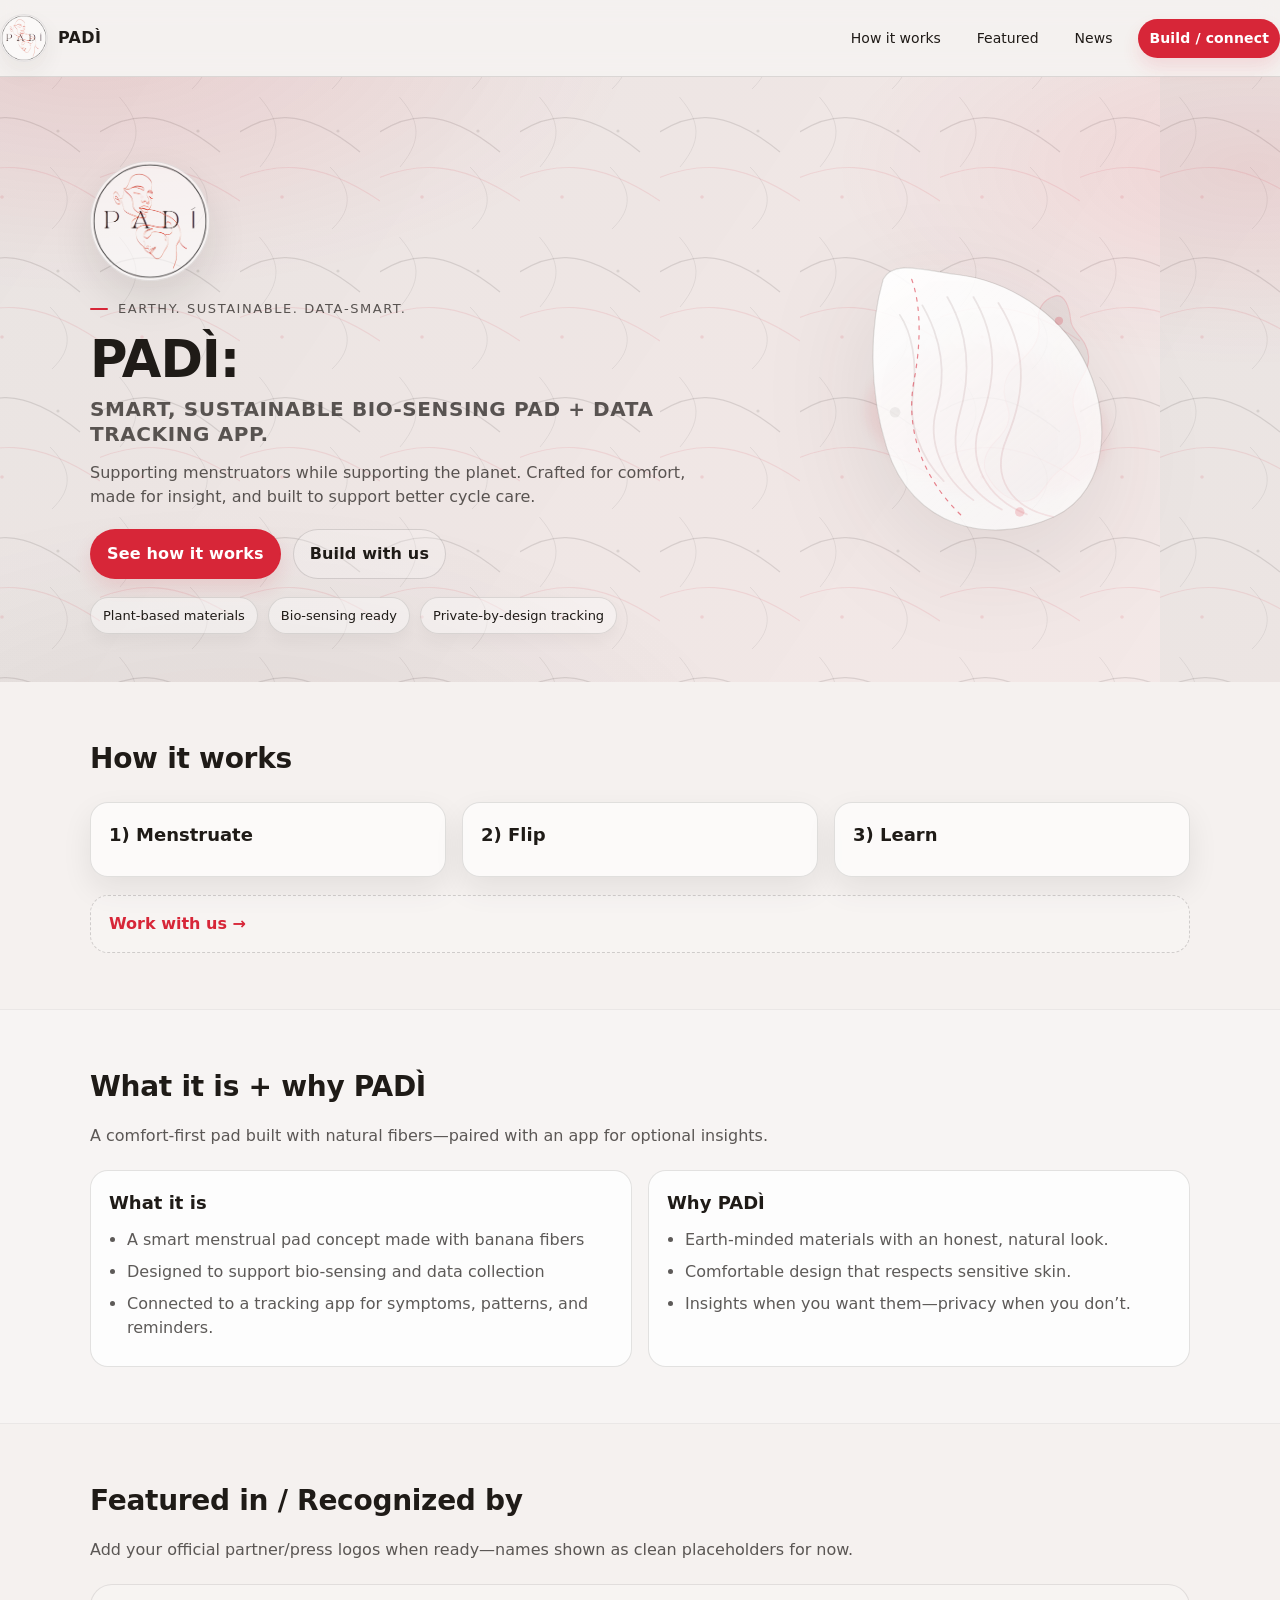
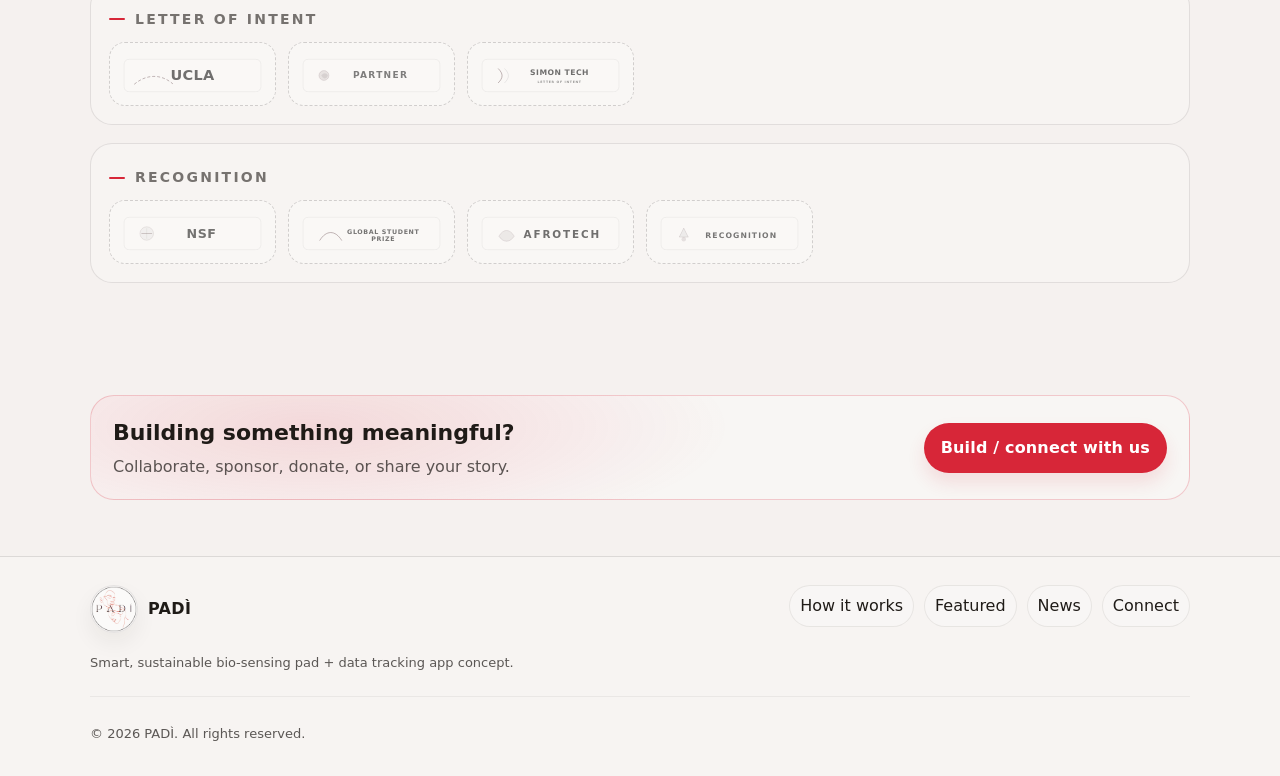
<file: index.html>
<!doctype html>
<html lang="en">
  <head>
    <meta charset="utf-8" />
    <meta name="viewport" content="width=device-width, initial-scale=1" />
    <meta name="theme-color" content="#F5F1EF" />
    <title>PADÌ — Smart, Sustainable Bio‑Sensing Pad</title>
    <meta
      name="description"
      content="PADÌ: smart, sustainable bio‑sensing pad + data tracking app — made with banana fibers from Africa."
    />
    <link rel="icon" href="assets/padi-logo-mark.png" type="image/png" />
    <link rel="stylesheet" href="styles.css" />
  </head>
  <body>
    <a class="skip-link" href="#main">Skip to content</a>

	    <header class="site-header">
	      <nav class="nav" aria-label="Primary">
	        <a class="brand" href="index.html" aria-label="PADÌ home">
	          <img
	            class="brand-logo"
	            src="assets/padi-logo-mark.png"
	            alt="PADÌ"
	            width="40"
	            height="40"
	            decoding="async"
	          />
	          <span class="brand-text">PADÌ</span>
	        </a>
	        <div class="nav-links">
          <a href="#how-it-works">How it works</a>
          <a href="#featured">Featured</a>
          <a href="#news">News</a>
          <a class="btn btn--small" href="connect.html">Build / connect</a>
        </div>
      </nav>
    </header>

    <main id="main">
      <section class="hero">
        <div class="container hero-grid">
	          <div class="hero-copy">
	            <img
	              class="hero-logo reveal"
	              src="assets/padi-logo-mark.png"
	              alt="PADÌ logo"
	              width="120"
	              height="120"
	              decoding="async"
	            />
            <p class="eyebrow reveal">Earthy. Sustainable. Data‑smart.</p>
            <h1 class="hero-title reveal">
              PADÌ:
              <span class="hero-title-sub"
                >SMART, SUSTAINABLE BIO‑SENSING PAD + DATA TRACKING APP.</span
              >
            </h1>
            <p class="hero-lede reveal">
              Supporting menstruators while supporting the planet. Crafted for comfort, made
              for insight, and built to support better cycle care.
            </p>
            <div class="hero-actions reveal">
              <a class="btn" href="#how-it-works">See how it works</a>
              <a class="btn btn--ghost" href="connect.html">Build with us</a>
            </div>
            <div class="hero-badges reveal" aria-label="Highlights">
              <div class="badge">Plant‑based materials</div>
              <div class="badge">Bio‑sensing ready</div>
              <div class="badge">Private‑by‑design tracking</div>
            </div>
          </div>

          <div class="hero-art" aria-hidden="true">
            <img
              class="hero-illustration"
              src="assets/banana-fiber-hero.svg"
              alt=""
              loading="eager"
            />
          </div>
        </div>
      </section>

      <section id="how-it-works" class="section">
        <div class="container">
          <header class="section-head reveal">
            <h2>How it works</h2>
          </header>

          <div class="card-grid">
            <article class="card reveal">
              <h3>1) Menstruate </h3>
              <p>
               
              </p>
            </article>
            <article class="card reveal">
              <h3>2) Flip </h3>
              <p>
               
              </p>
            </article>
            <article class="card reveal">
              <h3>3) Learn </h3>
              <p>
             
              </p>
            </article>
          </div>

          <div class="callout reveal">
            <a class="text-link" href="connect.html">Work with us →</a>
          </div>
        </div>
      </section>

      <section id="what-is" class="section section--alt">
        <div class="container">
          <header class="section-head reveal">
            <h2>What it is + why PADÌ</h2>
            <p class="muted">
              A comfort‑first pad built with natural fibers—paired with an app
              for optional insights.
            </p>
          </header>

	          <div class="two-col">
	            <div class="panel reveal">
	              <h3>What it is</h3>
	              <ul class="list">
                <li>
                  A smart menstrual pad concept made with banana fibers 
                </li>
                <li>
                  Designed to support bio‑sensing and data collection 
                </li>
                <li>
                  Connected to a tracking app for symptoms, patterns, and
                  reminders.
                </li>
              </ul>
            </div>
            <div class="panel reveal">
              <h3>Why PADÌ</h3>
              <ul class="list">
                <li>Earth‑minded materials with an honest, natural look.</li>
                <li>Comfortable design that respects sensitive skin.</li>
                <li>Insights when you want them—privacy when you don’t.</li>
	              </ul>
	            </div>
	          </div>
	        </div>
	      </section>
	
	      <section id="featured" class="section">
	        <div class="container">
	          <header class="section-head reveal">
	            <h2>Featured in / Recognized by</h2>
	            <p class="muted">
	              Add your official partner/press logos when ready—names shown as
	              clean placeholders for now.
	            </p>
	          </header>
	
	          <div class="featured-block reveal">
	            <div class="featured-row">
	              <h3 class="featured-title">Letter of intent</h3>
	              <ul class="logo-list" aria-label="Letter of intent">
	                <li>
	                  <div class="logo-badge">
	                    <img
	                      class="logo-img"
	                      src="assets/featured/ucla.svg"
	                      alt="UCLA"
	                      loading="lazy"
	                      decoding="async"
	                    />
	                    <span class="logo-fallback">UCLA</span>
	                  </div>
	                </li>
	                <li>
	                  <div class="logo-badge">
	                    <img
	                      class="logo-img"
	                      src="assets/featured/partner-1.svg"
	                      alt="Partner"
	                      loading="lazy"
	                      decoding="async"
	                    />
	                    <span class="logo-fallback">Partner</span>
	                  </div>
	                </li>
	                <li>
	                  <div class="logo-badge">
	                    <img
	                      class="logo-img"
	                      src="assets/featured/simon-tech.svg"
	                      alt="Simon Tech (Huskies)"
	                      loading="lazy"
	                      decoding="async"
	                    />
	                    <span class="logo-fallback">Simon Tech</span>
	                  </div>
	                </li>
	              </ul>
	            </div>

	            <div class="featured-row">
	              <h3 class="featured-title">Recognition</h3>
	              <ul class="logo-list" aria-label="Recognition">
	                <li>
	                  <div class="logo-badge">
	                    <img
	                      class="logo-img"
	                      src="assets/featured/nsf.svg"
	                      alt="NSF"
	                      loading="lazy"
	                      decoding="async"
	                    />
	                    <span class="logo-fallback">NSF</span>
	                  </div>
	                </li>
	                <li>
	                  <div class="logo-badge">
	                    <img
	                      class="logo-img"
	                      src="assets/featured/global-student-prize.svg"
	                      alt="Global Student Prize"
	                      loading="lazy"
	                      decoding="async"
	                    />
	                    <span class="logo-fallback">Global Student Prize</span>
	                  </div>
	                </li>
	                <li>
	                  <div class="logo-badge">
	                    <img
	                      class="logo-img"
	                      src="assets/featured/afrotech.svg"
	                      alt="AfroTech"
	                      loading="lazy"
	                      decoding="async"
	                    />
	                    <span class="logo-fallback">AfroTech</span>
	                  </div>
	                </li>
	                <li>
	                  <div class="logo-badge">
	                    <img
	                      class="logo-img"
	                      src="assets/featured/award-1.svg"
	                      alt="Recognition"
	                      loading="lazy"
	                      decoding="async"
	                    />
	                    <span class="logo-fallback">Recognition</span>
	                  </div>
	                </li>
	              </ul>
	            </div>
	          </div>

	        </div>
	      </section>

      <!-- <section id="news" class="section section--alt">
        <div class="container">
          <header class="section-head reveal">
            <h2>Recent news</h2>
            <p class="muted">
              Replace these placeholders with real links to articles.
            </p>
          </header>

          <div class="news-grid">
            <a class="news-card reveal" href="#" aria-disabled="true">
              <div class="news-meta">Coming soon</div>
              <h3>Article title placeholder</h3>
              <p class="muted">A short 1–2 line summary goes here.</p>
              <span class="text-link">Read →</span>
            </a>
            <a class="news-card reveal" href="#" aria-disabled="true">
              <div class="news-meta">Coming soon</div>
              <h3>Article title placeholder</h3>
              <p class="muted">A short 1–2 line summary goes here.</p>
              <span class="text-link">Read →</span>
            </a>
            <a class="news-card reveal" href="#" aria-disabled="true">
              <div class="news-meta">Coming soon</div>
              <h3>Article title placeholder</h3>
              <p class="muted">A short 1–2 line summary goes here.</p>
              <span class="text-link">Read →</span>
            </a>
          </div>
        </div>
      </section> -->

      <section class="section">
        <div class="container">
          <div class="cta reveal">
            <div>
              <h2>Building something meaningful?</h2>
              <p class="muted">
                Collaborate, sponsor, donate, or share your story.
              </p>
            </div>
            <a class="btn" href="connect.html">Build / connect with us</a>
          </div>
        </div>
      </section>
    </main>

	    <footer class="footer">
	      <div class="container footer-grid">
	        <div>
	          <div class="brand brand--footer">
	            <img
	              class="brand-logo"
	              src="assets/padi-logo-mark.png"
	              alt="PADÌ"
	              width="40"
	              height="40"
	              loading="lazy"
	              decoding="async"
	            />
	            <span class="brand-text">PADÌ</span>
	          </div>
	          <p class="muted small">
	            Smart, sustainable bio‑sensing pad + data tracking app concept.
	          </p>
        </div>
        <div class="footer-links">
          <a href="#how-it-works">How it works</a>
          <a href="#featured">Featured</a>
          <a href="#news">News</a>
          <a href="connect.html">Connect</a>
        </div>
      </div>
      <div class="container footer-bottom">
        <p class="muted small">© <span id="year"></span> PADÌ. All rights reserved.</p>
      </div>
    </footer>

    <script src="script.js"></script>
  </body>
</html>
</file>
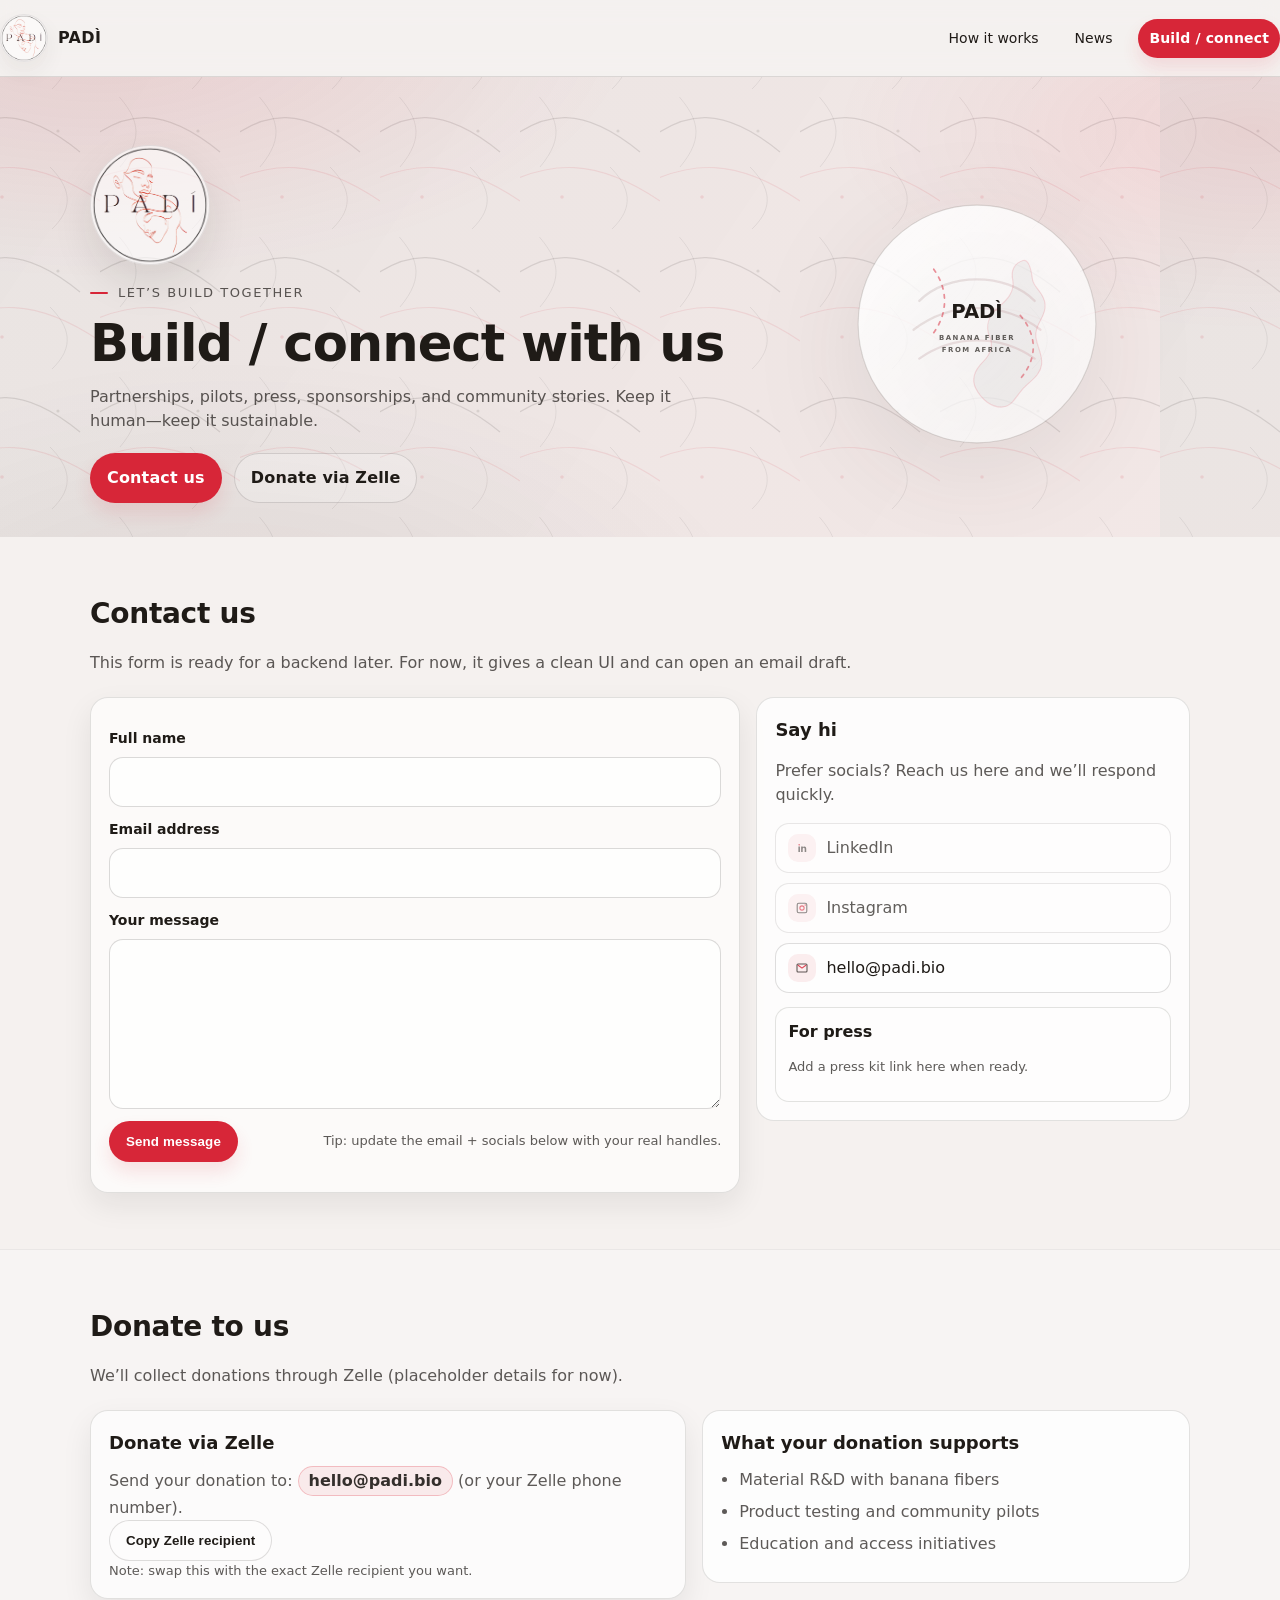
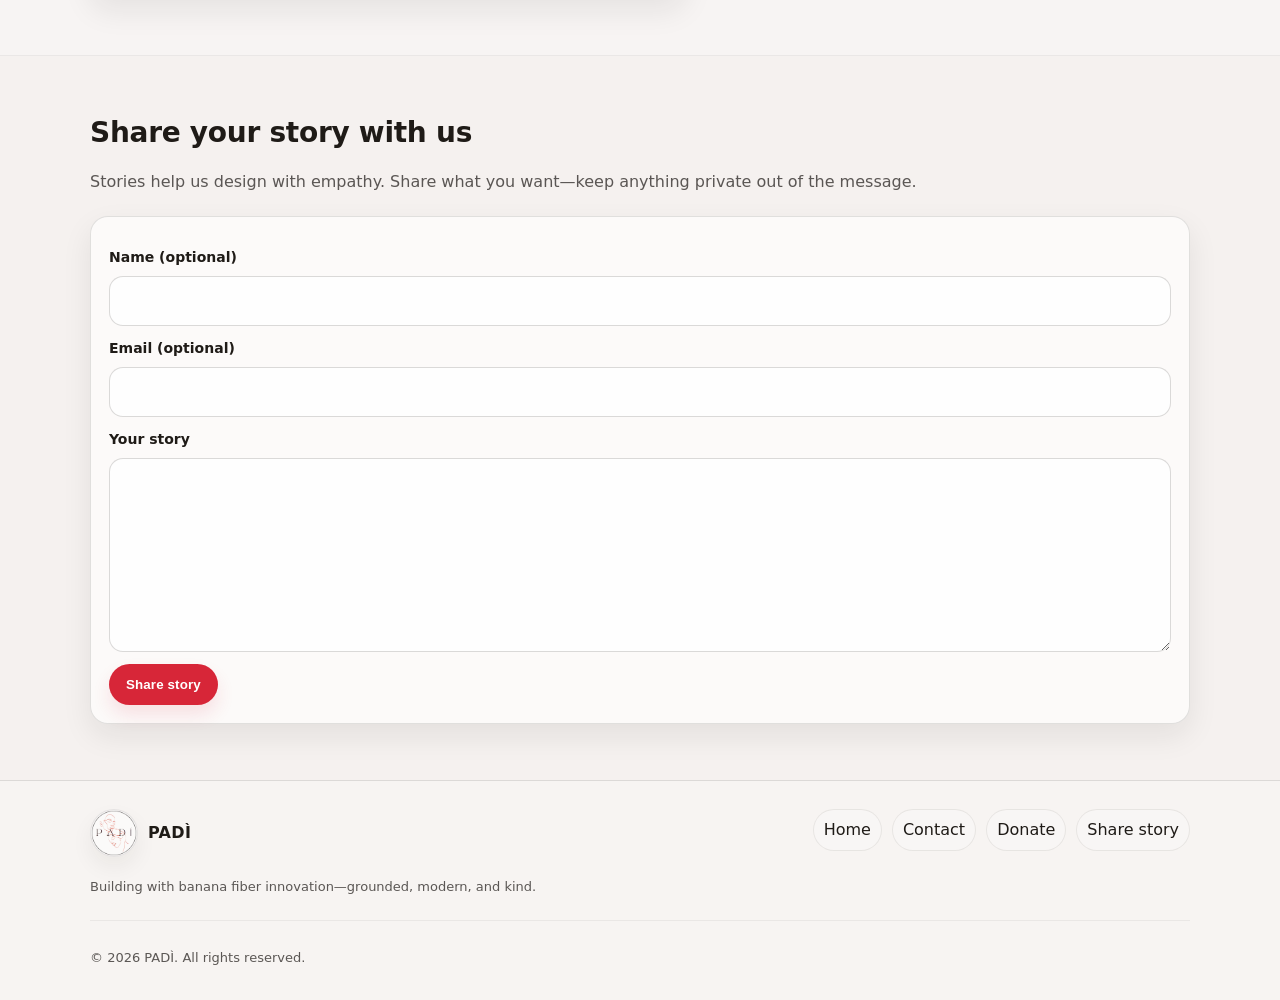
<file: connect.html>
<!doctype html>
<html lang="en">
  <head>
    <meta charset="utf-8" />
    <meta name="viewport" content="width=device-width, initial-scale=1" />
    <meta name="theme-color" content="#F5F1EF" />
    <title>Build / Connect — PADÌ</title>
    <meta
      name="description"
      content="Build with PADÌ. Contact us, donate via Zelle, or share your story."
    />
    <link rel="icon" href="assets/padi-logo-mark.png" type="image/png" />
    <link rel="stylesheet" href="styles.css" />
  </head>
  <body>
    <a class="skip-link" href="#main">Skip to content</a>

    <header class="site-header">
      <nav class="nav" aria-label="Primary">
        <a class="brand" href="index.html" aria-label="PADÌ home">
          <img
            class="brand-logo"
            src="assets/padi-logo-mark.png"
            alt="PADÌ"
            width="40"
            height="40"
            decoding="async"
          />
          <span class="brand-text">PADÌ</span>
        </a>
        <div class="nav-links">
          <a href="index.html#how-it-works">How it works</a>
          <a href="index.html#news">News</a>
          <a class="btn btn--small" href="connect.html" aria-current="page"
            >Build / connect</a
          >
        </div>
      </nav>
    </header>

    <main id="main">
      <section class="hero hero--compact">
        <div class="container hero-grid">
          <div class="hero-copy">
            <img
              class="hero-logo reveal"
              src="assets/padi-logo-mark.png"
              alt="PADÌ logo"
              width="120"
              height="120"
              decoding="async"
            />
            <p class="eyebrow reveal">Let’s build together</p>
            <h1 class="hero-title reveal">Build / connect with us</h1>
            <p class="hero-lede reveal">
              Partnerships, pilots, press, sponsorships, and community stories.
              Keep it human—keep it sustainable.
            </p>
            <div class="hero-actions reveal">
              <a class="btn" href="#contact">Contact us</a>
              <a class="btn btn--ghost" href="#donate">Donate via Zelle</a>
            </div>
          </div>
          <div class="hero-art" aria-hidden="true">
            <img
              class="hero-illustration hero-illustration--small"
              src="assets/banana-fiber-badge.svg"
              alt=""
              loading="eager"
            />
          </div>
        </div>
      </section>

      <section id="contact" class="section">
        <div class="container">
          <header class="section-head reveal">
            <h2>Contact us</h2>
            <p class="muted">
              This form is ready for a backend later. For now, it gives a clean
              UI and can open an email draft.
            </p>
          </header>

          <div class="two-col two-col--form">
            <form class="form card reveal" id="contactForm">
              <div class="field">
                <label for="fullName">Full name</label>
                <input
                  id="fullName"
                  name="fullName"
                  type="text"
                  autocomplete="name"
                  required
                />
              </div>
              <div class="field">
                <label for="email">Email address</label>
                <input
                  id="email"
                  name="email"
                  type="email"
                  autocomplete="email"
                  required
                />
              </div>
              <div class="field">
                <label for="message">Your message</label>
                <textarea id="message" name="message" rows="6" required></textarea>
              </div>
              <div class="form-actions">
                <button class="btn" type="submit">Send message</button>
                <p class="muted small">
                  Tip: update the email + socials below with your real handles.
                </p>
              </div>
              <div class="toast" role="status" aria-live="polite" aria-atomic="true"></div>
            </form>

            <aside class="panel panel--sticky reveal">
              <h3>Say hi</h3>
              <p class="muted">
                Prefer socials? Reach us here and we’ll respond quickly.
              </p>

              <div class="socials" aria-label="Social links">
                <a class="social" href="#" aria-disabled="true">
                  <span class="icon" aria-hidden="true">
                    <img src="assets/icon-linkedin.svg" alt="" />
                  </span>
                  LinkedIn
                </a>
                <a class="social" href="#" aria-disabled="true">
                  <span class="icon" aria-hidden="true">
                    <img src="assets/icon-instagram.svg" alt="" />
                  </span>
                  Instagram
                </a>
                <a class="social" href="mailto:hello@padi.bio">
                  <span class="icon" aria-hidden="true">
                    <img src="assets/icon-email.svg" alt="" />
                  </span>
                  hello@padi.bio
                </a>
              </div>

              <div class="mini-callout">
                <div class="mini-callout-title">For press</div>
                <p class="muted small">
                  Add a press kit link here when ready.
                </p>
              </div>
            </aside>
          </div>
        </div>
      </section>

      <section id="donate" class="section section--alt">
        <div class="container">
          <header class="section-head reveal">
            <h2>Donate to us</h2>
            <p class="muted">
              We’ll collect donations through Zelle (placeholder details for
              now).
            </p>
          </header>

          <div class="donate-grid">
            <div class="card reveal">
              <h3>Donate via Zelle</h3>
              <p class="muted">
                Send your donation to:
                <span class="pill">hello@padi.bio</span> (or your Zelle phone
                number).
              </p>
              <button class="btn btn--ghost" type="button" data-copy="hello@padi.bio">
                Copy Zelle recipient
              </button>
              <p class="muted small">
                Note: swap this with the exact Zelle recipient you want.
              </p>
            </div>

            <div class="panel reveal">
              <h3>What your donation supports</h3>
              <ul class="list">
                <li>Material R&amp;D with banana fibers</li>
                <li>Product testing and community pilots</li>
                <li>Education and access initiatives</li>
              </ul>
            </div>
          </div>
        </div>
      </section>

      <section id="story" class="section">
        <div class="container">
          <header class="section-head reveal">
            <h2>Share your story with us</h2>
            <p class="muted">
              Stories help us design with empathy. Share what you want—keep
              anything private out of the message.
            </p>
          </header>

          <form class="form card reveal" id="storyForm">
            <div class="field">
              <label for="storyName">Name (optional)</label>
              <input id="storyName" name="storyName" type="text" autocomplete="name" />
            </div>
            <div class="field">
              <label for="storyEmail">Email (optional)</label>
              <input
                id="storyEmail"
                name="storyEmail"
                type="email"
                autocomplete="email"
              />
            </div>
            <div class="field">
              <label for="storyText">Your story</label>
              <textarea id="storyText" name="storyText" rows="7" required></textarea>
            </div>
            <div class="form-actions">
              <button class="btn" type="submit">Share story</button>
              <div class="toast" role="status" aria-live="polite" aria-atomic="true"></div>
            </div>
          </form>
        </div>
      </section>
    </main>

    <footer class="footer">
      <div class="container footer-grid">
        <div>
          <div class="brand brand--footer">
            <img
              class="brand-logo"
              src="assets/padi-logo-mark.png"
              alt="PADÌ"
              width="40"
              height="40"
              loading="lazy"
              decoding="async"
            />
            <span class="brand-text">PADÌ</span>
          </div>
          <p class="muted small">
            Building with banana fiber innovation—grounded, modern, and kind.
          </p>
        </div>
        <div class="footer-links">
          <a href="index.html">Home</a>
          <a href="#contact">Contact</a>
          <a href="#donate">Donate</a>
          <a href="#story">Share story</a>
        </div>
      </div>
      <div class="container footer-bottom">
        <p class="muted small">© <span id="year"></span> PADÌ. All rights reserved.</p>
      </div>
    </footer>

    <script src="script.js"></script>
  </body>
</html>
</file>
<file: styles.css>
:root {
  --bg: #f5f1ef;
  --accent: #d72638;
  --ink: #1f1b17;
  --muted: rgba(31, 27, 23, 0.72);
  --panel: rgba(255, 255, 255, 0.64);
  --panel-strong: rgba(255, 255, 255, 0.78);
  --stroke: rgba(31, 27, 23, 0.12);
  --shadow: 0 12px 30px rgba(31, 27, 23, 0.08);
  --radius: 18px;
  --radius-sm: 12px;
  --max: 1100px;
  --focus: 0 0 0 4px rgba(215, 38, 56, 0.18);

  --ease: cubic-bezier(0.2, 0.8, 0.2, 1);
}

*,
*::before,
*::after {
  box-sizing: border-box;
}

html,
body {
  height: 100%;
}

body {
  margin: 0;
  background: var(--bg);
  color: var(--ink);
  font-family: ui-sans-serif, system-ui, -apple-system, Segoe UI, Roboto, Helvetica,
    Arial, "Apple Color Emoji", "Segoe UI Emoji";
  line-height: 1.5;
  text-rendering: optimizeLegibility;
}

img {
  max-width: 100%;
  display: block;
}

a {
  color: inherit;
  text-decoration: none;
}

a[aria-disabled="true"] {
  pointer-events: none;
  opacity: 0.7;
}

a:focus-visible,
button:focus-visible,
input:focus-visible,
textarea:focus-visible {
  outline: none;
  box-shadow: var(--focus);
  border-color: rgba(215, 38, 56, 0.45);
}

.skip-link {
  position: absolute;
  left: -999px;
  top: 16px;
  padding: 10px 12px;
  border-radius: 999px;
  background: #fff;
  border: 1px solid var(--stroke);
  z-index: 9999;
}

.skip-link:focus {
  left: 16px;
}

.container {
  width: min(var(--max), calc(100% - 40px));
  margin: 0 auto;
}

.site-header {
  position: sticky;
  top: 0;
  z-index: 50;
  backdrop-filter: blur(14px);
  -webkit-backdrop-filter: blur(14px);
  background: color-mix(in oklab, var(--bg) 82%, transparent);
  border-bottom: 1px solid var(--stroke);
}

.nav {
  display: flex;
  align-items: center;
  justify-content: space-between;
  padding: 14px 0;
}

.brand {
  display: inline-flex;
  align-items: center;
  gap: 10px;
  font-weight: 760;
  letter-spacing: 0.02em;
}

.brand-logo {
  width: 48px;
  height: 48px;
  border-radius: 999px;
  object-fit: contain;
  background: rgba(255, 255, 255, 0.55);
  border: 1px solid rgba(31, 27, 23, 0.10);
  box-shadow: 0 10px 22px rgba(31, 27, 23, 0.06);
}

.hero-logo {
  width: 120px;
  height: 120px;
  border-radius: 999px;
  object-fit: contain;
  background: rgba(255, 255, 255, 0.60);
  border: 1px solid rgba(31, 27, 23, 0.10);
  box-shadow: 0 18px 40px rgba(31, 27, 23, 0.10);
  margin-bottom: 12px;
}

.brand-mark {
  width: 12px;
  height: 12px;
  border-radius: 6px;
  background: var(--accent);
  box-shadow: 0 0 0 6px rgba(215, 38, 56, 0.12);
}

.brand--footer .brand-mark {
  box-shadow: 0 0 0 6px rgba(215, 38, 56, 0.10);
}

.nav-links {
  display: flex;
  align-items: center;
  gap: 16px;
  font-size: 14px;
}

.nav-links a {
  padding: 8px 10px;
  border-radius: 999px;
  transition: background 160ms var(--ease), transform 160ms var(--ease);
}

.nav-links a:hover {
  background: rgba(31, 27, 23, 0.06);
}

.nav-links a:active {
  transform: translateY(1px);
}

.btn {
  display: inline-flex;
  align-items: center;
  justify-content: center;
  gap: 10px;
  padding: 12px 16px;
  border-radius: 999px;
  border: 1px solid rgba(215, 38, 56, 0.35);
  background: var(--accent);
  color: white;
  font-weight: 650;
  letter-spacing: 0.01em;
  cursor: pointer;
  transition: transform 160ms var(--ease), filter 160ms var(--ease),
    background 160ms var(--ease), border-color 160ms var(--ease);
  box-shadow: 0 10px 18px rgba(215, 38, 56, 0.12);
}

.btn:hover {
  filter: brightness(1.03);
}

.btn:active {
  transform: translateY(1px);
}

.btn--ghost {
  background: rgba(255, 255, 255, 0.22);
  color: var(--ink);
  border-color: rgba(31, 27, 23, 0.14);
  box-shadow: none;
}

.btn--ghost:hover {
  background: rgba(255, 255, 255, 0.36);
}

.btn--small {
  padding: 10px 14px;
  font-size: 14px;
}

.hero {
  position: relative;
  overflow: clip;
  padding: 72px 0 36px;
}

.hero--compact {
  padding: 56px 0 22px;
}

.hero::before {
  content: "";
  position: absolute;
  inset: -120px -40px -120px -40px;
  background:
    radial-gradient(900px 420px at 10% 10%, rgba(215, 38, 56, 0.12), transparent 60%),
    radial-gradient(760px 360px at 95% 25%, rgba(215, 38, 56, 0.10), transparent 55%),
    radial-gradient(900px 500px at 20% 100%, rgba(31, 27, 23, 0.08), transparent 60%),
    url("assets/fiber-pattern.svg");
  opacity: 1;
  transform: translate3d(0, 0, 0);
  animation: drift 14s var(--ease) infinite alternate;
  pointer-events: none;
}

@keyframes drift {
  from {
    transform: translate3d(-8px, 0px, 0);
  }
  to {
    transform: translate3d(10px, -8px, 0);
  }
}

.hero-grid {
  position: relative;
  display: grid;
  grid-template-columns: 1.2fr 0.8fr;
  gap: 36px;
  align-items: center;
}

.hero-copy {
  padding: 12px 0;
}

.eyebrow {
  display: inline-flex;
  align-items: center;
  gap: 10px;
  font-size: 13px;
  letter-spacing: 0.12em;
  text-transform: uppercase;
  color: var(--muted);
  margin: 0 0 14px;
}

.eyebrow::before {
  content: "";
  width: 18px;
  height: 2px;
  background: var(--accent);
  border-radius: 999px;
}

.hero-title {
  margin: 0 0 14px;
  font-size: clamp(34px, 4vw, 54px);
  line-height: 1.05;
  letter-spacing: -0.02em;
}

.hero-title-sub {
  display: block;
  margin-top: 10px;
  font-size: clamp(16px, 1.6vw, 20px);
  line-height: 1.25;
  color: var(--muted);
  letter-spacing: 0.03em;
  text-transform: uppercase;
  font-weight: 740;
}

.hero-lede {
  margin: 0 0 20px;
  max-width: 60ch;
  color: var(--muted);
  font-size: 16px;
}

.hero-actions {
  display: flex;
  flex-wrap: wrap;
  gap: 12px;
  margin-top: 10px;
}

.hero-badges {
  display: flex;
  flex-wrap: wrap;
  gap: 10px;
  margin-top: 18px;
}

.badge {
  font-size: 13px;
  padding: 8px 12px;
  border-radius: 999px;
  background: rgba(255, 255, 255, 0.40);
  border: 1px solid var(--stroke);
  box-shadow: 0 8px 16px rgba(31, 27, 23, 0.04);
}

.hero-art {
  display: grid;
  place-items: center;
}

.hero-illustration {
  width: min(380px, 100%);
  filter: drop-shadow(0 30px 55px rgba(31, 27, 23, 0.12));
  transform-origin: center;
  animation: float 4.8s var(--ease) infinite alternate;
}

.hero-illustration--small {
  width: min(300px, 100%);
}

@keyframes float {
  from {
    transform: translateY(-2px);
  }
  to {
    transform: translateY(12px);
  }
}

.section {
  padding: 56px 0;
}

.section--alt {
  background: rgba(255, 255, 255, 0.22);
  border-top: 1px solid rgba(31, 27, 23, 0.06);
  border-bottom: 1px solid rgba(31, 27, 23, 0.06);
}

.section-head {
  margin-bottom: 22px;
}

.section-head h2 {
  margin: 0 0 8px;
  font-size: 28px;
  letter-spacing: -0.01em;
}

.muted {
  color: var(--muted);
}

.small {
  font-size: 13px;
}

.card-grid {
  display: grid;
  grid-template-columns: repeat(3, 1fr);
  gap: 16px;
}

.card {
  position: relative;
  padding: 18px;
  background: var(--panel);
  border: 1px solid var(--stroke);
  border-radius: var(--radius);
  box-shadow: var(--shadow);
}

.card h3 {
  margin: 0 0 10px;
  font-size: 18px;
}

.card p {
  margin: 0;
  color: var(--muted);
}

.callout {
  margin-top: 18px;
  padding: 16px 18px;
  border-radius: var(--radius);
  border: 1px dashed rgba(31, 27, 23, 0.18);
  background: rgba(255, 255, 255, 0.22);
  display: flex;
  justify-content: space-between;
  align-items: center;
  gap: 12px;
}

.text-link {
  color: var(--accent);
  font-weight: 650;
}

.two-col {
  display: grid;
  grid-template-columns: repeat(2, 1fr);
  gap: 16px;
}

.two-col--form {
  grid-template-columns: 1.2fr 0.8fr;
  align-items: start;
}

.panel {
  padding: 18px;
  background: var(--panel-strong);
  border: 1px solid var(--stroke);
  border-radius: var(--radius);
}

.panel--sticky {
  position: sticky;
  top: 84px;
}

.panel h3 {
  margin: 0 0 10px;
  font-size: 18px;
}

.list {
  margin: 12px 0 0;
  padding-left: 18px;
  color: var(--muted);
}

.list li {
  margin: 8px 0;
}

.stats {
  margin-top: 18px;
  display: grid;
  grid-template-columns: repeat(3, 1fr);
  gap: 14px;
}

.stat {
  padding: 14px 16px;
  border-radius: var(--radius);
  border: 1px solid var(--stroke);
  background: rgba(255, 255, 255, 0.35);
}

.stat-number {
  font-weight: 800;
  letter-spacing: 0.02em;
}

.stat-label {
  color: var(--muted);
  font-size: 13px;
  margin-top: 4px;
}

.logo-grid {
  display: grid;
  grid-template-columns: repeat(6, 1fr);
  gap: 12px;
}

.logo-tile {
  height: 64px;
  border-radius: 16px;
  border: 1px dashed rgba(31, 27, 23, 0.18);
  display: grid;
  place-items: center;
  color: rgba(31, 27, 23, 0.55);
  background: rgba(255, 255, 255, 0.25);
}

.featured-block {
  display: grid;
  gap: 18px;
}

.featured-row {
  padding: 18px;
  border-radius: calc(var(--radius) + 4px);
  border: 1px solid rgba(31, 27, 23, 0.10);
  background: rgba(255, 255, 255, 0.22);
}

.featured-title {
  margin: 0 0 12px;
  font-size: 14px;
  letter-spacing: 0.16em;
  text-transform: uppercase;
  color: rgba(31, 27, 23, 0.60);
  display: inline-flex;
  align-items: center;
  gap: 10px;
}

.featured-title::before {
  content: "";
  width: 16px;
  height: 2px;
  border-radius: 999px;
  background: var(--accent);
}

.logo-list {
  list-style: none;
  padding: 0;
  margin: 0;
  display: grid;
  grid-template-columns: repeat(6, 1fr);
  gap: 12px;
}

.logo-badge {
  height: 64px;
  border-radius: 16px;
  border: 1px dashed rgba(31, 27, 23, 0.18);
  background: rgba(255, 255, 255, 0.25);
  display: grid;
  place-items: center;
  overflow: hidden;
}

.logo-img {
  width: 100%;
  height: 100%;
  object-fit: contain;
  padding: 10px;
  opacity: 0.78;
  filter: saturate(0.15) contrast(1.05);
}

.logo-fallback {
  display: none;
  font-size: 13px;
  font-weight: 720;
  letter-spacing: 0.04em;
  color: rgba(31, 27, 23, 0.65);
  padding: 0 10px;
  text-align: center;
}

.logo-badge.is-missing .logo-img {
  display: none;
}

.logo-badge.is-missing .logo-fallback {
  display: inline;
}

.news-grid {
  display: grid;
  grid-template-columns: repeat(3, 1fr);
  gap: 16px;
}

.news-card {
  padding: 18px;
  border-radius: var(--radius);
  border: 1px solid var(--stroke);
  background: var(--panel);
  box-shadow: var(--shadow);
  transition: transform 200ms var(--ease), border-color 200ms var(--ease);
}

.news-card:hover {
  transform: translateY(-3px);
  border-color: rgba(215, 38, 56, 0.25);
}

.news-meta {
  font-size: 12px;
  letter-spacing: 0.12em;
  text-transform: uppercase;
  color: rgba(31, 27, 23, 0.55);
  margin-bottom: 10px;
}

.news-card h3 {
  margin: 0 0 10px;
  font-size: 18px;
}

.cta {
  border-radius: calc(var(--radius) + 6px);
  border: 1px solid rgba(215, 38, 56, 0.22);
  background: radial-gradient(
      700px 200px at 20% 30%,
      rgba(215, 38, 56, 0.14),
      transparent 60%
    ),
    rgba(255, 255, 255, 0.34);
  padding: 20px 22px;
  display: flex;
  align-items: center;
  justify-content: space-between;
  gap: 16px;
}

.cta h2 {
  margin: 0 0 6px;
  font-size: 22px;
}

.cta p {
  margin: 0;
}

.form {
  width: 100%;
}

.field {
  display: grid;
  gap: 8px;
  margin: 12px 0;
}

label {
  font-weight: 650;
  font-size: 14px;
}

input,
textarea {
  width: 100%;
  padding: 12px 12px;
  border-radius: 14px;
  border: 1px solid rgba(31, 27, 23, 0.16);
  background: rgba(255, 255, 255, 0.70);
  color: var(--ink);
  font: inherit;
}

textarea {
  resize: vertical;
  min-height: 120px;
}

.form-actions {
  display: flex;
  align-items: center;
  justify-content: space-between;
  gap: 12px;
  margin-top: 12px;
}

.toast {
  margin-top: 12px;
  font-size: 14px;
  color: var(--muted);
}

.socials {
  display: grid;
  gap: 10px;
  margin-top: 12px;
}

.social {
  display: flex;
  align-items: center;
  gap: 10px;
  padding: 10px 12px;
  border-radius: 14px;
  border: 1px solid rgba(31, 27, 23, 0.14);
  background: rgba(255, 255, 255, 0.50);
}

.social:hover {
  border-color: rgba(215, 38, 56, 0.22);
}

.icon {
  width: 28px;
  height: 28px;
  display: grid;
  place-items: center;
  border-radius: 10px;
  background: rgba(215, 38, 56, 0.08);
}

.icon img {
  width: 16px;
  height: 16px;
}

.mini-callout {
  margin-top: 14px;
  padding: 12px 12px;
  border-radius: 14px;
  border: 1px solid rgba(31, 27, 23, 0.12);
  background: rgba(255, 255, 255, 0.40);
}

.mini-callout-title {
  font-weight: 760;
  margin-bottom: 6px;
}

.donate-grid {
  display: grid;
  grid-template-columns: 1.1fr 0.9fr;
  gap: 16px;
  align-items: start;
}

.pill {
  display: inline-flex;
  align-items: center;
  padding: 2px 10px;
  border-radius: 999px;
  border: 1px solid rgba(215, 38, 56, 0.24);
  background: rgba(215, 38, 56, 0.08);
  color: rgba(31, 27, 23, 0.9);
  font-weight: 650;
}

.footer {
  padding: 28px 0 20px;
  border-top: 1px solid var(--stroke);
  background: rgba(255, 255, 255, 0.18);
}

.footer-grid {
  display: grid;
  grid-template-columns: 1.2fr 0.8fr;
  gap: 18px;
  align-items: start;
}

.footer-links {
  display: flex;
  flex-wrap: wrap;
  gap: 10px;
  justify-content: flex-end;
}

.footer-links a {
  padding: 8px 10px;
  border-radius: 999px;
  background: rgba(255, 255, 255, 0.22);
  border: 1px solid rgba(31, 27, 23, 0.08);
}

.footer-bottom {
  margin-top: 10px;
  padding-top: 14px;
  border-top: 1px solid rgba(31, 27, 23, 0.06);
  display: flex;
  justify-content: space-between;
  align-items: center;
}

/* Subtle, not distracting: reveal-on-scroll */
.reveal {
  opacity: 0;
  transform: translateY(10px);
  transition: opacity 520ms var(--ease), transform 520ms var(--ease);
}

.reveal.is-visible {
  opacity: 1;
  transform: translateY(0);
}

/* Respect reduced motion */
@media (prefers-reduced-motion: reduce) {
  .hero::before,
  .hero-illustration {
    animation: none !important;
  }
  .reveal {
    transition: none !important;
    transform: none !important;
    opacity: 1 !important;
  }
}

@media (max-width: 980px) {
  .hero-grid {
    grid-template-columns: 1fr;
  }
  .hero-art {
    order: -1;
  }
  .card-grid,
  .news-grid {
    grid-template-columns: 1fr;
  }
  .two-col,
  .two-col--form,
  .donate-grid,
  .footer-grid {
    grid-template-columns: 1fr;
  }
  .panel--sticky {
    position: static;
  }
  .logo-grid {
    grid-template-columns: repeat(3, 1fr);
  }
  .logo-list {
    grid-template-columns: repeat(2, 1fr);
  }
  .form-actions {
    flex-direction: column;
    align-items: flex-start;
  }
  .footer-links {
    justify-content: flex-start;
  }
}
</file>
